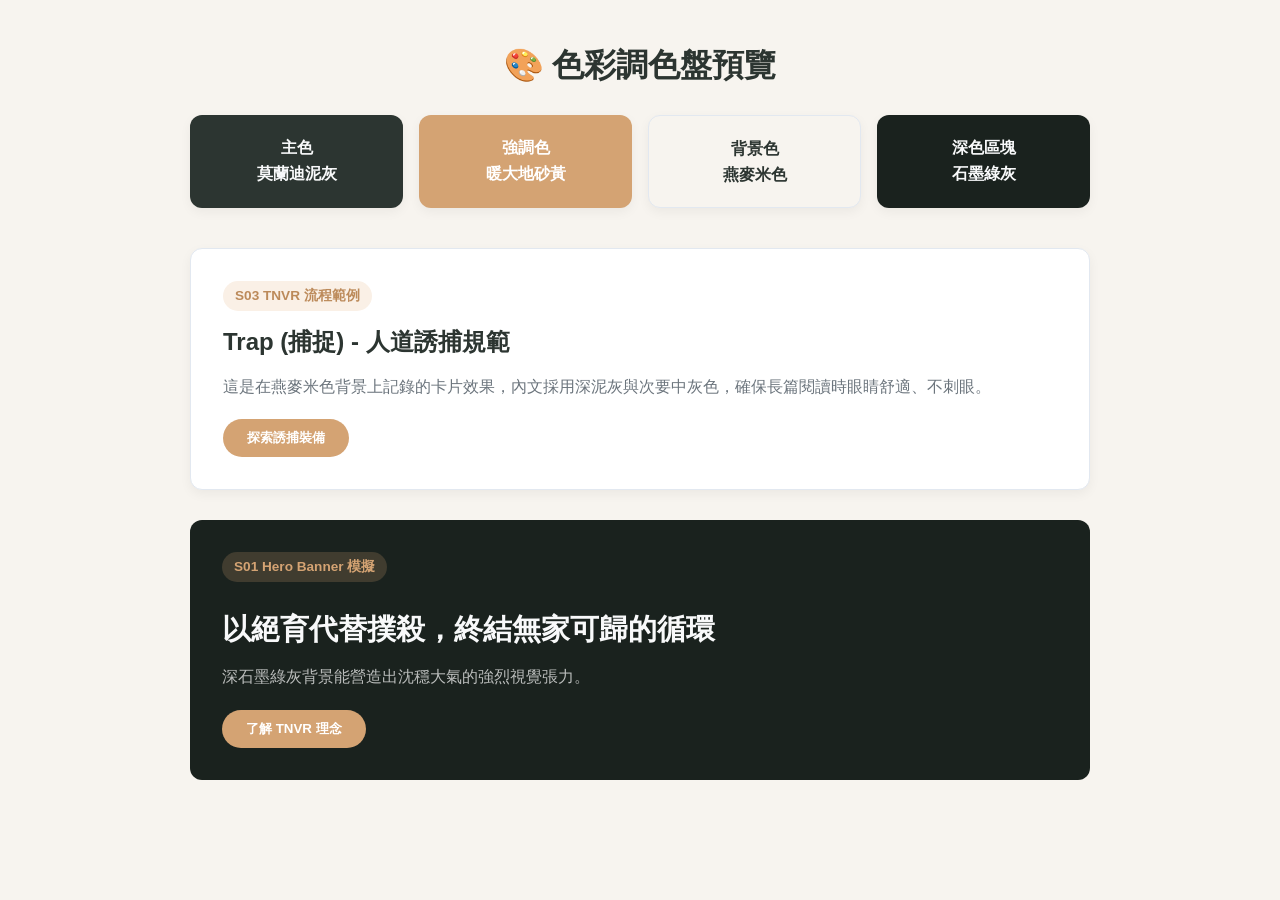
<file: preview_color.html>
<!DOCTYPE html>
<html lang="zh-TW">
<head>
  <meta charset="UTF-8">
  <meta name="viewport" content="width=device-width, initial-scale=1.0">
  <title>TNVR 配色實機預覽</title>
  <style>
    /* ==========================================================================
       全域配色變數 (Design Tokens)
       ========================================================================== */
    :root {
      /* 1. 主色 (莫蘭迪泥灰) */
      --primary-color: #2C3531;
      --primary-hover: #1E2522;
      --primary-light: #E8ECE9;

      /* 2. 強調色 (暖大地砂黃) */
      --accent-color: #D4A373;
      --accent-hover: #BC8A5A;
      --accent-light: #FAF0E6;

      /* 3. 背景與區塊色 */
      --bg-main: #F7F4EF;     /* 燕麥米色背景 */
      --bg-card: #FFFFFF;     /* 純白卡片 */
      --bg-alt: #EFECE6;      /* 交錯 Section 背景 */
      --bg-dark: #1A221E;     /* 深石墨綠灰 */

      /* 4. 文字階梯 */
      --text-main: #2C3531;
      --text-muted: #6C757D;
      --text-light: #F8F9FA;

      /* 5. 邊框與功能色 */
      --border-color: #E2E8F0;
      --success-color: #4A7C59;
      --danger-color: #C94A29;

      /* 6. 圓角與陰影 */
      --radius-md: 12px;
      --radius-pill: 50px;
      --shadow-sm: 0 4px 12px rgba(0,0,0,0.05);
    }

    /* 基礎重設 */
    * { box-sizing: border-box; margin: 0; padding: 0; }
    body {
      font-family: -apple-system, BlinkMacSystemFont, "Segoe UI", Roboto, sans-serif;
      background-color: var(--bg-main);
      color: var(--text-main);
      line-height: 1.6;
      padding: 40px 20px;
    }

    .container {
      max-width: 900px;
      margin: 0 auto;
    }

    h1 {
      font-size: 2rem;
      color: var(--primary-color);
      margin-bottom: 24px;
      text-align: center;
    }

    /* 色塊展示格 */
    .color-grid {
      display: grid;
      grid-template-columns: repeat(auto-fit, minmax(180px, 1fr));
      gap: 16px;
      margin-bottom: 40px;
    }

    .color-card {
      padding: 20px;
      border-radius: var(--radius-md);
      box-shadow: var(--shadow-sm);
      font-weight: bold;
      text-align: center;
    }

    /* 實際 UI 元件模擬區 */
    .preview-section {
      background-color: var(--bg-card);
      padding: 32px;
      border-radius: var(--radius-md);
      box-shadow: var(--shadow-sm);
      border: 1px solid var(--border-color);
      margin-bottom: 30px;
    }

    .preview-tag {
      display: inline-block;
      background-color: var(--accent-light);
      color: var(--accent-hover);
      padding: 4px 12px;
      border-radius: var(--radius-pill);
      font-size: 0.85rem;
      font-weight: 600;
      margin-bottom: 12px;
    }

    .preview-title {
      color: var(--primary-color);
      font-size: 1.5rem;
      margin-bottom: 12px;
    }

    .preview-desc {
      color: var(--text-muted);
      margin-bottom: 20px;
    }

    .btn-primary {
      background-color: var(--accent-color);
      color: #FFF;
      border: none;
      padding: 10px 24px;
      border-radius: var(--radius-pill);
      font-weight: bold;
      cursor: pointer;
      transition: background-color 0.2s;
    }

    .btn-primary:hover {
      background-color: var(--accent-hover);
    }

    /* 深色區塊模擬 (Hero / Footer) */
    .dark-section {
      background-color: var(--bg-dark);
      color: var(--text-light);
      padding: 32px;
      border-radius: var(--radius-md);
    }

    .dark-section .btn-primary {
      background-color: var(--accent-color);
    }
  </style>
</head>
<body>

  <div class="container">
    <h1>🎨 色彩調色盤預覽</h1>

    <!-- 色塊直接展示 -->
    <div class="color-grid">
      <div class="color-card" style="background-color: var(--primary-color); color: var(--text-light);">主色<br>莫蘭迪泥灰</div>
      <div class="color-card" style="background-color: var(--accent-color); color: #FFF;">強調色<br>暖大地砂黃</div>
      <div class="color-card" style="background-color: var(--bg-main); border: 1px solid var(--border-color);">背景色<br>燕麥米色</div>
      <div class="color-card" style="background-color: var(--bg-dark); color: var(--text-light);">深色區塊<br>石墨綠灰</div>
    </div>

    <!-- 亮色內容卡片模擬 -->
    <div class="preview-section">
      <span class="preview-tag">S03 TNVR 流程範例</span>
      <h2 class="preview-title">Trap (捕捉) - 人道誘捕規範</h2>
      <p class="preview-desc">這是在燕麥米色背景上記錄的卡片效果，內文採用深泥灰與次要中灰色，確保長篇閱讀時眼睛舒適、不刺眼。</p>
      <button class="btn-primary">探索誘捕裝備</button>
    </div>

    <!-- 深色區塊模擬 -->
    <div class="dark-section">
      <span class="preview-tag" style="background-color: rgba(212,163,115,0.2); color: var(--accent-color);">S01 Hero Banner 模擬</span>
      <h2 style="font-size: 1.8rem; margin: 12px 0;">以絕育代替撲殺，終結無家可歸的循環</h2>
      <p style="color: rgba(255,255,255,0.7); margin-bottom: 20px;">深石墨綠灰背景能營造出沈穩大氣的強烈視覺張力。</p>
      <button class="btn-primary">了解 TNVR 理念</button>
    </div>

  </div>

</body>
</html>
</file>
